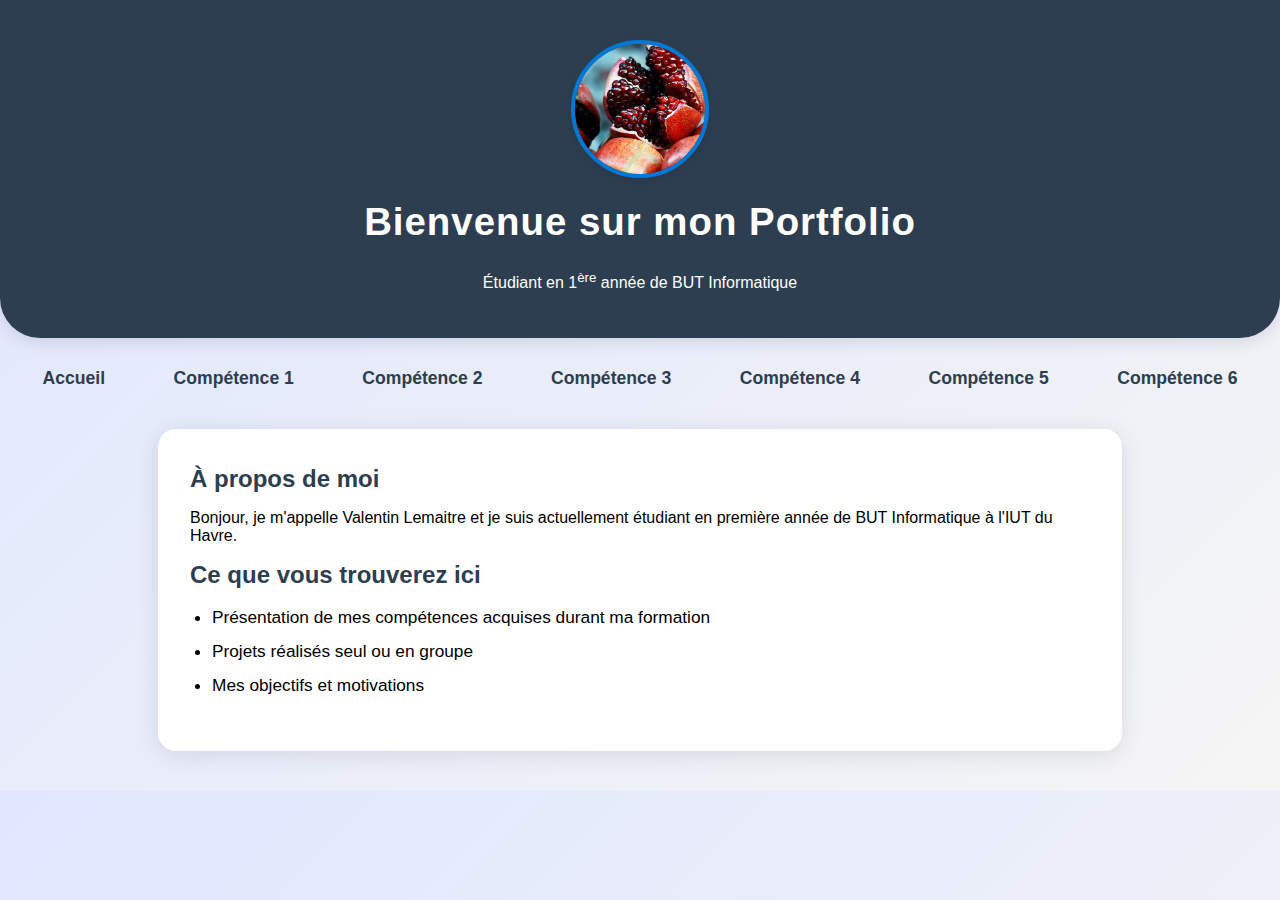
<file: index.html>
<!DOCTYPE html>
<html lang="fr">

<head>
	<meta charset="UTF-8">
	<meta name="viewport" content="width=device-width, initial-scale=1.0">
	<title>Accueil - Portfolio BUT Informatique</title>
	<link rel="stylesheet" href="assets/css/sytles.css"> <!-- Ajoute un fichier CSS si besoin -->
	<style>

	</style>
</head>

<body>
	<header>
		<img src="assets/img/grenade.jpeg" alt="Photo de profil" class="photo" onerror="this.style.display='none'">
		<h1>Bienvenue sur mon Portfolio</h1>
		<p>Étudiant en 1<sup>ère</sup> année de BUT Informatique</p>
	</header>
	<nav>
		<a href="accueil.html">Accueil</a>
		<a href="copetence1.html">Compétence 1</a>
		<a href="copetence2.html">Compétence 2</a>
		<a href="copetence3.html">Compétence 3</a>
		<a href="copetence4.html">Compétence 4</a>
		<a href="copetence5.html">Compétence 5</a>
		<a href="copetence6.html">Compétence 6</a>
	</nav>
	<div class="container">
		<h2>À propos de moi</h2>
		<p>
			Bonjour, je m'appelle Valentin Lemaitre et je suis actuellement étudiant en première année de BUT
			Informatique à l'IUT du Havre.
		</p>
		<h2>Ce que vous trouverez ici</h2>
		<ul>
			<li>Présentation de mes compétences acquises durant ma formation</li>
			<li>Projets réalisés seul ou en groupe</li>
			<li>Mes objectifs et motivations</li>
		</ul>
	</div>
</body>

</html>
</file>
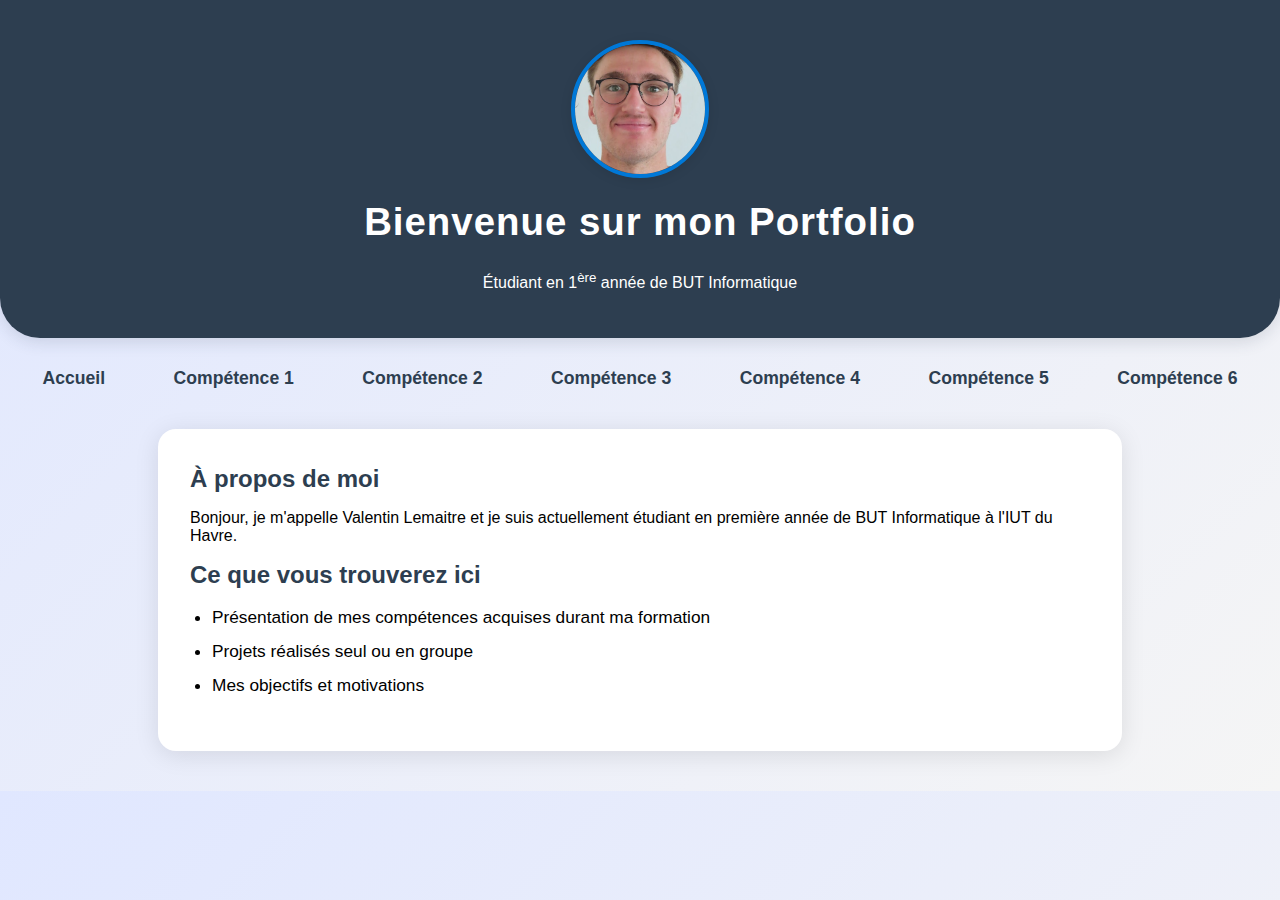
<file: accueil.html>
<!DOCTYPE html>
<html lang="fr">

<head>
	<meta charset="UTF-8">
	<meta name="viewport" content="width=device-width, initial-scale=1.0">
	<title>Accueil - Portfolio BUT Informatique</title>
	<link rel="stylesheet" href="assets/css/sytles.css"> <!-- Ajoute un fichier CSS si besoin -->
	<style>

	</style>
</head>

<body>
	<header>
		<img src="assets/img/mpoi.jpeg" alt="Photo de profil" class="photo" onerror="this.style.display='none'">
		<h1>Bienvenue sur mon Portfolio</h1>
		<p>Étudiant en 1<sup>ère</sup> année de BUT Informatique</p>
	</header>
	<nav>
		<a href="accueil.html">Accueil</a>
		<a href="copetence1.html">Compétence 1</a>
		<a href="copetence2.html">Compétence 2</a>
		<a href="copetence3.html">Compétence 3</a>
		<a href="copetence4.html">Compétence 4</a>
		<a href="copetence5.html">Compétence 5</a>
		<a href="copetence6.html">Compétence 6</a>
	</nav>
	<div class="container">
		<h2>À propos de moi</h2>
		<p>
			Bonjour, je m'appelle Valentin Lemaitre et je suis actuellement étudiant en première année de BUT
			Informatique à l'IUT du Havre.
		</p>
		<h2>Ce que vous trouverez ici</h2>
		<ul>
			<li>Présentation de mes compétences acquises durant ma formation</li>
			<li>Projets réalisés seul ou en groupe</li>
			<li>Mes objectifs et motivations</li>
		</ul>
	</div>
</body>

</html>
</file>
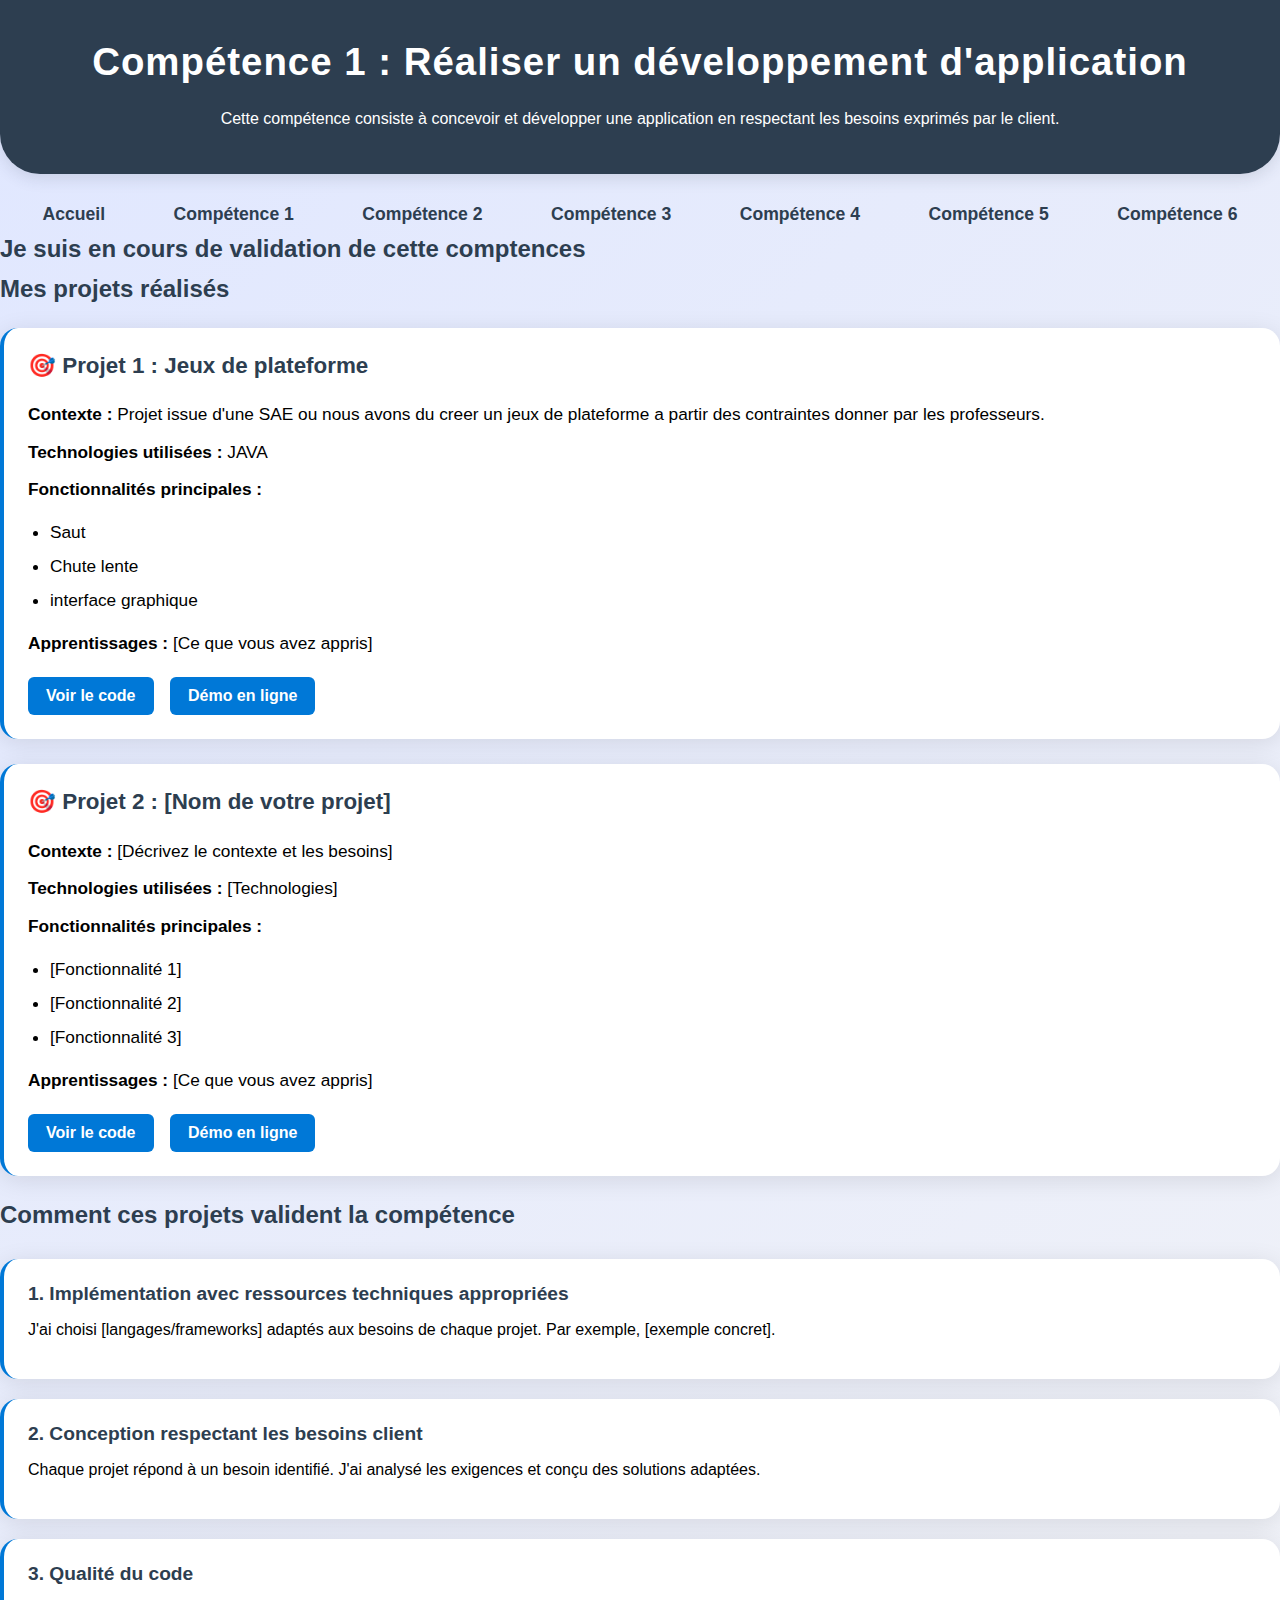
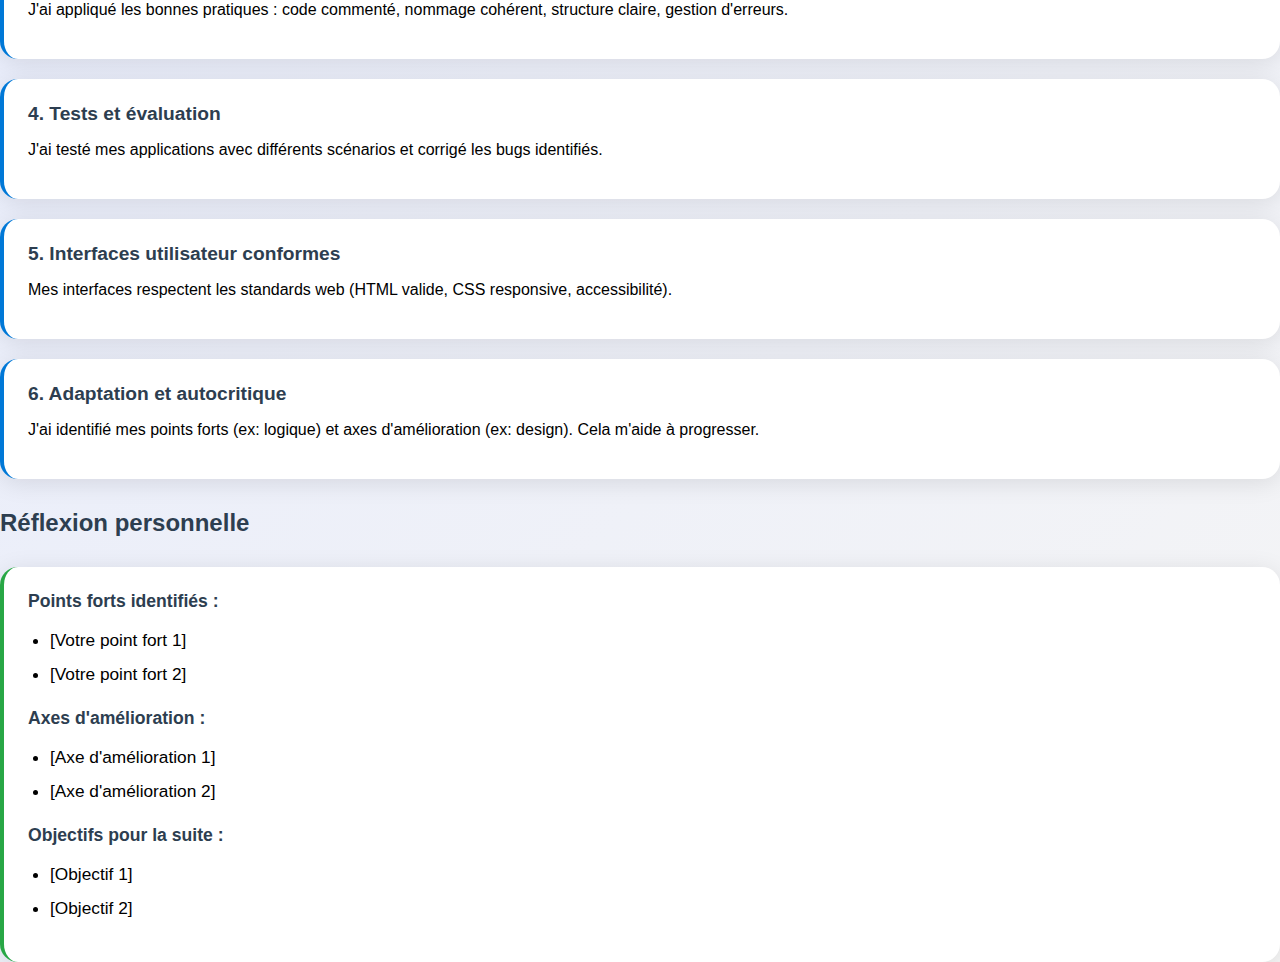
<file: copetence1.html>
<!DOCTYPE html>
<html lang="fr">

<head>
	<meta charset="UTF-8">
	<meta name="viewport" content="width=device-width, initial-scale=1.0">
	<title>Compétence 1 - Réaliser un développement d'application</title>
	<link rel="stylesheet" href="assets/css/sytles.css">
	<link rel="stylesheet" href="assets/css/c1.css">

</head>

<body>
	<header>
		<h1>Compétence 1 : Réaliser un développement d'application</h1>
		<p>Cette compétence consiste à concevoir et développer une application en respectant les besoins exprimés par le client.</p>
	</header>
	<nav>
		<a href="accueil.html">Accueil</a>
		<a href="copetence1.html">Compétence 1</a>
		<a href="copetence2.html">Compétence 2</a>
		<a href="copetence3.html">Compétence 3</a>
		<a href="copetence4.html">Compétence 4</a>
		<a href="copetence5.html">Compétence 5</a>
		<a href="copetence6.html">Compétence 6</a>
	</nav>

	<h2>Je suis en cours de validation de cette comptences</h2>
	<h2>Mes projets réalisés</h2>
	
	<div class="projet">
		<h3>🎯 Projet 1 : Jeux de plateforme</h3>
		<div class="projet-details">
			<p><strong>Contexte :</strong> Projet issue d'une SAE ou nous avons du creer un jeux de plateforme a partir des contraintes donner par les professeurs.</p>
			<p><strong>Technologies utilisées :</strong> JAVA</p>
			<p><strong>Fonctionnalités principales :</strong></p>
			<ul>
				<li>Saut</li>
				<li>Chute lente</li>
				<li>interface graphique</li>
			</ul>
			<p><strong>Apprentissages :</strong> [Ce que vous avez appris]</p>
			<div class="liens-projet">
				<a href="#" class="btn-projet">Voir le code</a>
				<a href="#" class="btn-projet">Démo en ligne</a>
			</div>
		</div>
	</div>
	
	<div class="projet">
		<h3>🎯 Projet 2 : [Nom de votre projet]</h3>
		<div class="projet-details">
			<p><strong>Contexte :</strong> [Décrivez le contexte et les besoins]</p>
			<p><strong>Technologies utilisées :</strong> [Technologies]</p>
			<p><strong>Fonctionnalités principales :</strong></p>
			<ul>
				<li>[Fonctionnalité 1]</li>
				<li>[Fonctionnalité 2]</li>
				<li>[Fonctionnalité 3]</li>
			</ul>
			<p><strong>Apprentissages :</strong> [Ce que vous avez appris]</p>
			<div class="liens-projet">
				<a href="#" class="btn-projet">Voir le code</a>
				<a href="#" class="btn-projet">Démo en ligne</a>
			</div>
		</div>
	</div>
	
	<h2>Comment ces projets valident la compétence</h2>
	
	<div class="validation-grid">
		<div class="critere">
			<h4>1. Implémentation avec ressources techniques appropriées</h4>
			<p>J'ai choisi [langages/frameworks] adaptés aux besoins de chaque projet. Par exemple, [exemple concret].</p>
		</div>
	
		<div class="critere">
			<h4>2. Conception respectant les besoins client</h4>
			<p>Chaque projet répond à un besoin identifié. J'ai analysé les exigences et conçu des solutions adaptées.</p>
		</div>
	
		<div class="critere">
			<h4>3. Qualité du code</h4>
			<p>J'ai appliqué les bonnes pratiques : code commenté, nommage cohérent, structure claire, gestion d'erreurs.
			</p>
		</div>
	
		<div class="critere">
			<h4>4. Tests et évaluation</h4>
			<p>J'ai testé mes applications avec différents scénarios et corrigé les bugs identifiés.</p>
		</div>
	
		<div class="critere">
			<h4>5. Interfaces utilisateur conformes</h4>
			<p>Mes interfaces respectent les standards web (HTML valide, CSS responsive, accessibilité).</p>
		</div>
	
		<div class="critere">
			<h4>6. Adaptation et autocritique</h4>
			<p>J'ai identifié mes points forts (ex: logique) et axes d'amélioration (ex: design). Cela m'aide à progresser.
			</p>
		</div>
	</div>
	
	<h2>Réflexion personnelle</h2>
	<div class="reflexion">
		<h4>Points forts identifiés :</h4>
		<ul>
			<li>[Votre point fort 1]</li>
			<li>[Votre point fort 2]</li>
		</ul>
	
		<h4>Axes d'amélioration :</h4>
		<ul>
			<li>[Axe d'amélioration 1]</li>
			<li>[Axe d'amélioration 2]</li>
		</ul>
	
		<h4>Objectifs pour la suite :</h4>
		<ul>
			<li>[Objectif 1]</li>
			<li>[Objectif 2]</li>
		</ul>
	</div>
	</div> 	
</body>
	

</html>
</file>
<file: assets/css/sytles.css>
body {
	font-family: 'Segoe UI', Arial, sans-serif;
	background: linear-gradient(135deg, #e0e7ff 0%, #f5f5f5 100%);
	margin: 0;
	padding: 0;
}

header {
	background: #2d3e50;
	color: #fff;
	padding: 40px 0 30px 0;
	text-align: center;
	box-shadow: 0 4px 16px rgba(45, 62, 80, 0.15);
	border-bottom-left-radius: 40px;
	border-bottom-right-radius: 40px;
}

nav {
	margin: 30px 0 10px 0;
	text-align: center;
}

nav a {
	color: #2d3e50;
	text-decoration: none;
	margin: 0 18px;
	font-weight: bold;
	font-size: 1.1em;
	padding: 6px 14px;
	border-radius: 6px;
	transition: background 0.2s, color 0.2s, box-shadow 0.2s;
}

nav a:hover {
	color: #fff;
	background: #0078d7;
	box-shadow: 0 2px 8px rgba(0,120,215,0.10);
}

.container {
	max-width: 900px;
	margin: 40px auto;
	background: #fff;
	padding: 36px 32px;
	border-radius: 18px;
	box-shadow: 0 4px 24px rgba(0, 0, 0, 0.10);
}

.photo {
	width: 130px;
	height: 130px;
	border-radius: 50%;
	object-fit: cover;
	margin-bottom: 18px;
	border: 4px solid #0078d7;
	box-shadow: 0 2px 12px rgba(0, 0, 0, 0.1);
	transition: transform 0.3s, box-shadow 0.3s;
}

.photo:hover {
	transform: scale(1.07) rotate(-2deg);
	box-shadow: 0 6px 24px rgba(0,120,215,0.18);
}

h1 {
	margin-top: 0;
	font-size: 2.4em;
	letter-spacing: 1px;
}

h2 {
	margin-top: 0;
	color: #2d3e50;
	font-size: 1.5em;
	margin-bottom: 12px;
}

ul {
	padding-left: 22px;
}

ul li {
	margin-bottom: 8px;
	font-size: 1.08em;
	line-height: 1.5;
}

@media (max-width: 600px) {
	.container {
		padding: 12px 4px;
	}
	.photo {
		width: 80px;
		height: 80px;
	}
	nav a {
		margin: 0 6px;
		font-size: 1em;
		padding: 4px 8px;
	}
}
</file>
<file: assets/css/c1.css>
.projet {
	background: #fff;
	border-left: 4px solid #0078d7;
	padding: 24px;
	margin: 25px 0;
	border-radius: 18px;
	box-shadow: 0 4px 24px rgba(0, 0, 0, 0.10);
}

.projet h3 {
	color: #2d3e50;
	margin-top: 0;
	font-size: 1.4em;
}

.projet-details {
	margin-top: 15px;
}

.projet-details p {
	margin: 10px 0;
	line-height: 1.6;
	font-size: 1.08em;
}

.liens-projet {
	margin-top: 20px;
}

.btn-projet {
	display: inline-block;
	background: #0078d7;
	color: white;
	padding: 10px 18px;
	text-decoration: none;
	border-radius: 6px;
	margin-right: 12px;
	font-size: 1em;
	font-weight: bold;
	transition: background 0.2s, box-shadow 0.2s;
}

.btn-projet:hover {
	background: #106ebe;
	box-shadow: 0 2px 8px rgba(0, 120, 215, 0.10);
}

.validation-grid {
	display: grid;
	gap: 20px;
	margin: 30px 0;
}

.critere {
	background: #fff;
	padding: 24px;
	border-radius: 18px;
	border-left: 4px solid #0078d7;
	box-shadow: 0 4px 24px rgba(0, 0, 0, 0.10);
}

.critere h4 {
	margin-top: 0;
	color: #2d3e50;
	font-size: 1.2em;
	margin-bottom: 12px;
}

.reflexion {
	background: #fff;
	padding: 24px;
	border-radius: 18px;
	border-left: 4px solid #28a745;
	box-shadow: 0 4px 24px rgba(0, 0, 0, 0.10);
	margin-top: 30px;
}

.reflexion h4 {
	color: #2d3e50;
	margin-top: 20px;
	margin-bottom: 12px;
	font-size: 1.1em;
}

.reflexion h4:first-child {
	margin-top: 0;
}

.reflexion ul li {
	margin-bottom: 8px;
	font-size: 1.08em;
	line-height: 1.5;
}

@media (max-width: 768px) {
	.liens-projet {
		display: flex;
		flex-direction: column;
		gap: 10px;
	}

	.btn-projet {
		text-align: center;
		margin-right: 0;
	}

	.projet {
		padding: 20px;
	}

	.critere {
		padding: 20px;
	}

	.reflexion {
		padding: 20px;
	}
}
</file>
